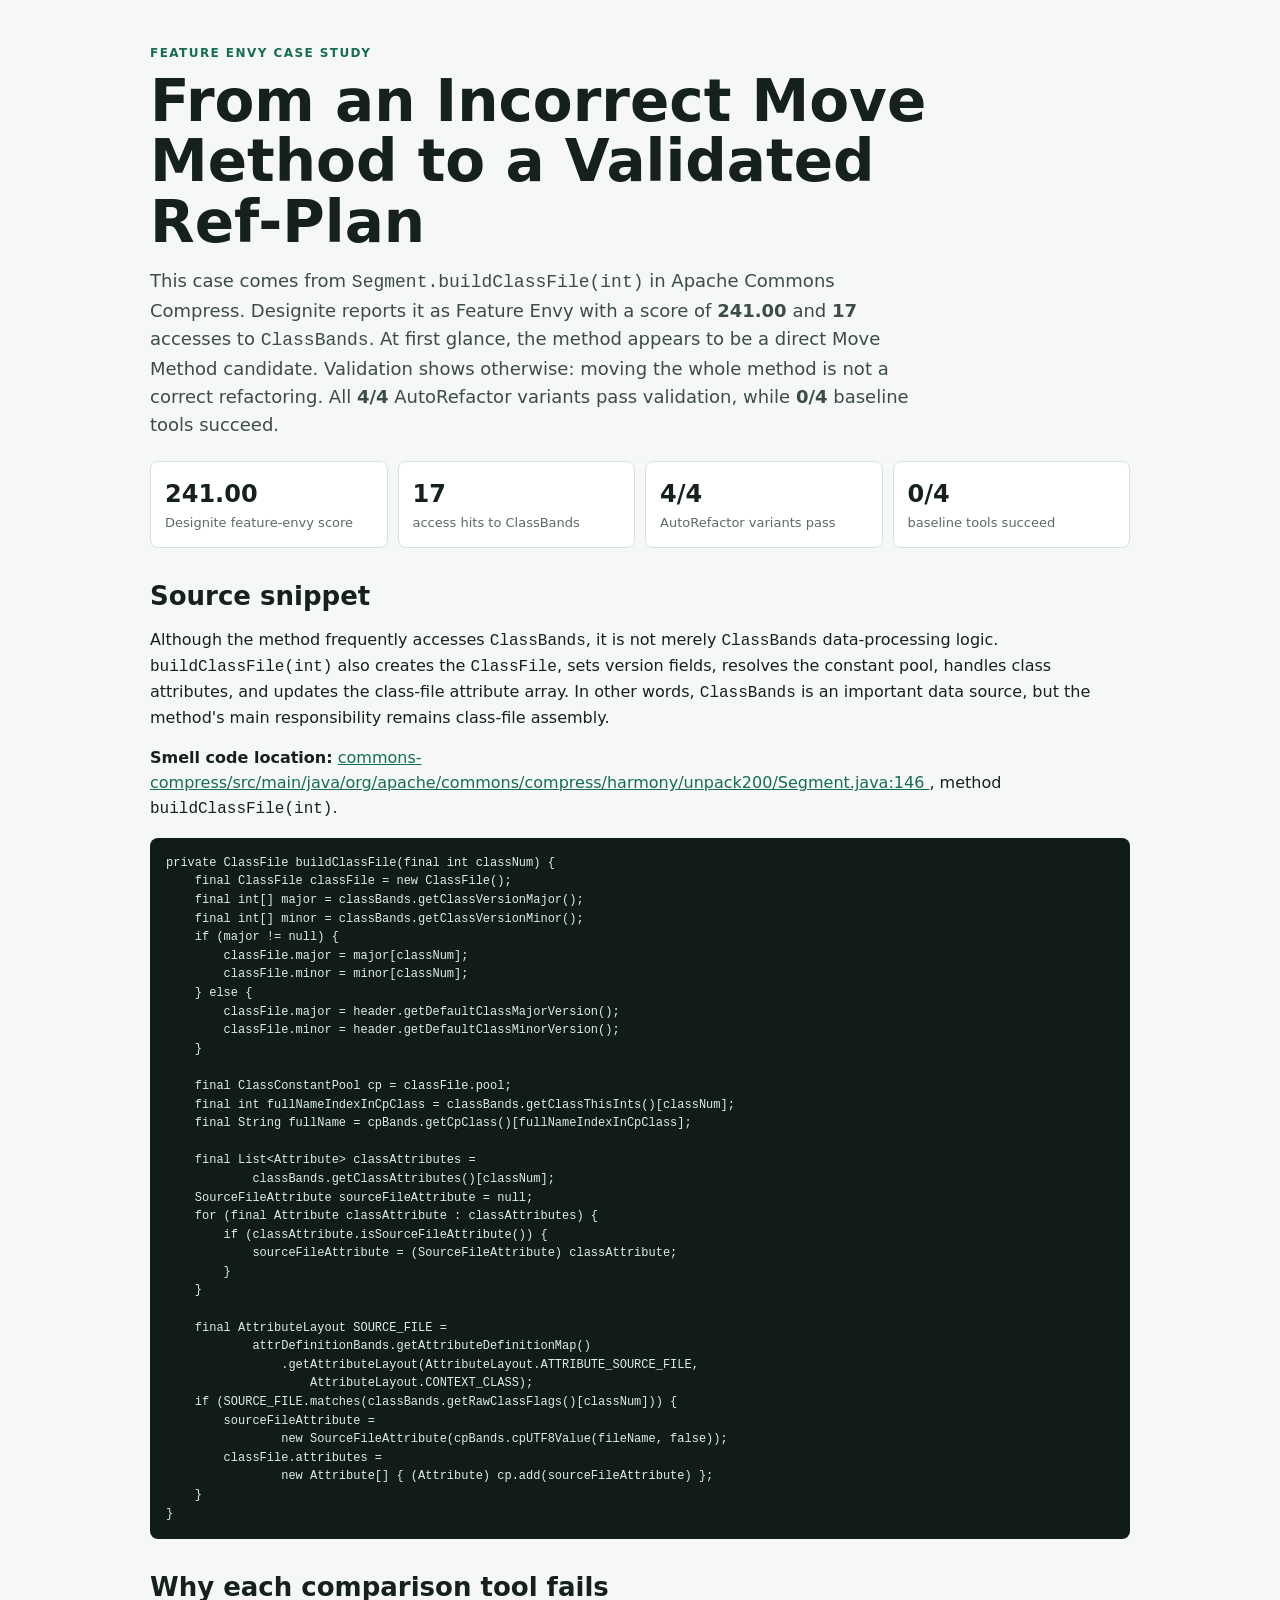
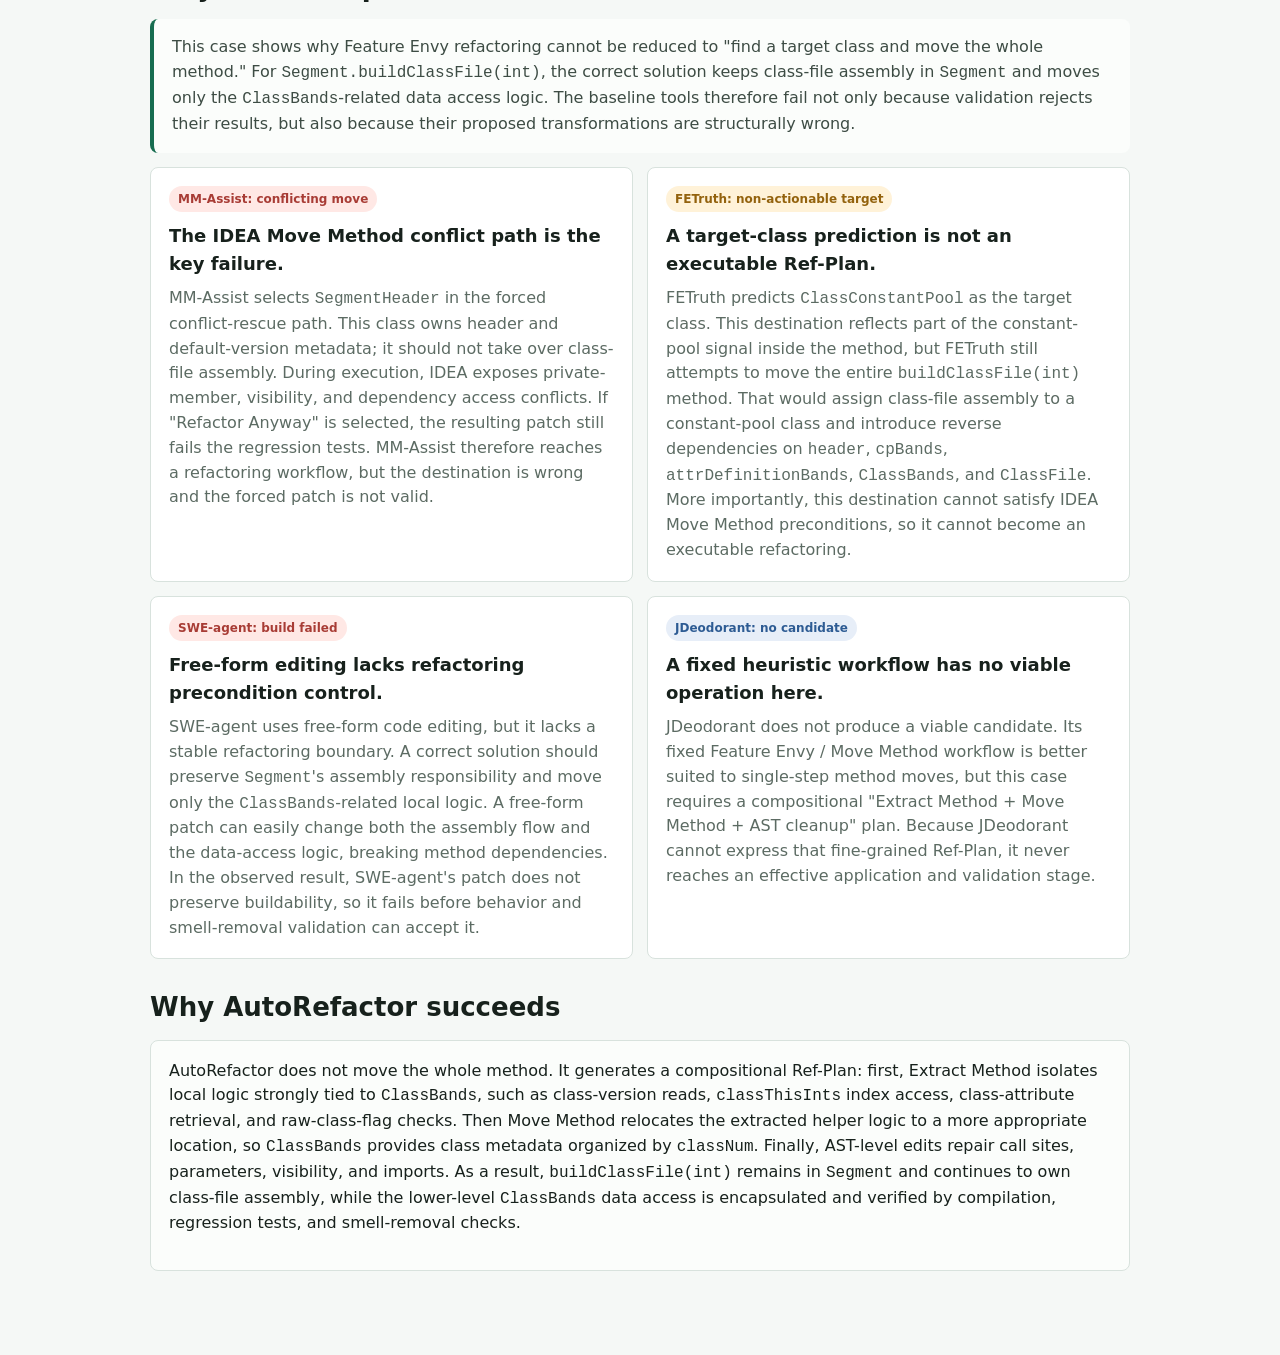
<file: feature-envy-sample4-brief-case-study.html>
<!DOCTYPE html>
<html lang="en">
  <head>
    <meta charset="UTF-8" />
    <meta name="viewport" content="width=device-width, initial-scale=1.0" />
    <title>Feature Envy Case Study: Move Method to Ref-Plan</title>
    <style>
      :root {
        --ink: #17211c;
        --muted: #5c6b63;
        --line: #d8e2dd;
        --bg: #f5f8f6;
        --panel: #ffffff;
        --green: #176d50;
        --red: #a83c35;
        --amber: #93620d;
        --blue: #2d5b93;
        --code: #111c17;
      }

      * {
        box-sizing: border-box;
      }

      body {
        margin: 0;
        font-family:
          Inter, ui-sans-serif, system-ui, -apple-system, BlinkMacSystemFont,
          "Segoe UI", sans-serif;
        color: var(--ink);
        background: var(--bg);
        line-height: 1.55;
      }

      main {
        width: min(980px, calc(100% - 32px));
        margin: 0 auto;
        padding: 44px 0 56px;
      }

      header,
      section {
        margin-bottom: 28px;
      }

      .eyebrow {
        margin: 0 0 8px;
        color: var(--green);
        font-size: 12px;
        font-weight: 800;
        letter-spacing: 0.12em;
        text-transform: uppercase;
      }

      h1,
      h2,
      h3,
      p {
        margin-top: 0;
      }

      h1 {
        max-width: 820px;
        margin-bottom: 14px;
        font-size: clamp(34px, 6vw, 58px);
        line-height: 1.05;
      }

      h2 {
        margin-bottom: 12px;
        font-size: 26px;
      }

      h3 {
        margin-bottom: 8px;
        font-size: 18px;
      }

      a {
        color: var(--green);
        overflow-wrap: anywhere;
      }

      p {
        overflow-wrap: anywhere;
      }

      code {
        font-family:
          "SFMono-Regular", Consolas, "Liberation Mono", Menlo, monospace;
      }

      .lead {
        max-width: 780px;
        color: #3d4c44;
        font-size: 18px;
      }

      .summary {
        display: grid;
        grid-template-columns: repeat(4, minmax(0, 1fr));
        gap: 10px;
        margin-top: 22px;
      }

      .metric,
      .card,
      .note {
        border: 1px solid var(--line);
        border-radius: 8px;
        background: var(--panel);
      }

      .metric {
        padding: 14px;
      }

      .metric strong {
        display: block;
        font-size: 24px;
      }

      .metric span {
        display: block;
        color: var(--muted);
        font-size: 13px;
      }

      .grid {
        display: grid;
        grid-template-columns: repeat(2, minmax(0, 1fr));
        gap: 14px;
      }

      .card {
        padding: 18px;
        overflow-wrap: anywhere;
      }

      .card p {
        margin-bottom: 0;
        color: var(--muted);
      }

      .status {
        display: inline-block;
        margin-bottom: 10px;
        padding: 4px 9px;
        border-radius: 999px;
        font-size: 12px;
        font-weight: 800;
        overflow-wrap: anywhere;
      }

      .success {
        color: var(--green);
        background: #def1e8;
      }

      .fail {
        color: var(--red);
        background: #ffe8e5;
      }

      .warn {
        color: var(--amber);
        background: #fff2d8;
      }

      .neutral {
        color: var(--blue);
        background: #e7eef8;
      }

      pre {
        margin: 0;
        overflow-x: auto;
        border-radius: 8px;
        background: var(--code);
        color: #d8efe6;
        font-family:
          "SFMono-Regular", Consolas, "Liberation Mono", Menlo, monospace;
        font-size: 12px;
        line-height: 1.55;
      }

      pre code {
        display: block;
        min-width: 720px;
        padding: 16px;
      }

      .note {
        padding: 18px;
        background: #fbfdfb;
      }

      .analysis-note {
        margin-bottom: 14px;
        padding: 16px 18px;
        border-left: 4px solid var(--green);
        border-radius: 8px;
        background: #fbfdfb;
        color: #3d4c44;
      }

      .analysis-note p {
        margin-bottom: 0;
      }

      .refs {
        margin: 0;
        padding-left: 20px;
        color: var(--muted);
        font-size: 14px;
      }

      .refs li {
        margin-bottom: 8px;
        overflow-wrap: anywhere;
      }

      @media (max-width: 760px) {
        .summary,
        .grid {
          grid-template-columns: 1fr;
        }

        pre code {
          min-width: 0;
          white-space: pre-wrap;
          overflow-wrap: anywhere;
        }
      }
    </style>
  </head>
  <body>
    <main>
      <header>
        <p class="eyebrow">Feature Envy Case Study</p>
        <h1>From an Incorrect Move Method to a Validated Ref-Plan</h1>
        <p class="lead">
          This case comes from <code>Segment.buildClassFile(int)</code> in Apache
          Commons Compress. Designite reports it as Feature Envy with a score of
          <strong>241.00</strong> and <strong>17</strong> accesses to
          <code>ClassBands</code>. At first glance, the method appears to be a
          direct Move Method candidate. Validation shows otherwise: moving the
          whole method is not a correct refactoring. All <strong>4/4</strong>
          AutoRefactor variants pass validation, while <strong>0/4</strong>
          baseline tools succeed.
        </p>

        <div class="summary" aria-label="Case study facts">
          <div class="metric">
            <strong>241.00</strong>
            <span>Designite feature-envy score</span>
          </div>
          <div class="metric">
            <strong>17</strong>
            <span>access hits to ClassBands</span>
          </div>
          <div class="metric">
            <strong>4/4</strong>
            <span>AutoRefactor variants pass</span>
          </div>
          <div class="metric">
            <strong>0/4</strong>
            <span>baseline tools succeed</span>
          </div>
        </div>
      </header>

      <section>
        <h2>Source snippet</h2>
        <p>
          Although the method frequently accesses <code>ClassBands</code>, it is
          not merely <code>ClassBands</code> data-processing logic.
          <code>buildClassFile(int)</code> also creates the <code>ClassFile</code>,
          sets version fields, resolves the constant pool, handles class
          attributes, and updates the class-file attribute array. In other words,
          <code>ClassBands</code> is an important data source, but the method's
          main responsibility remains class-file assembly.
        </p>
        <p>
          <strong>Smell code location:</strong>
          <a href="./autorefactor-reproduction-package-release/repositories/java/commons-compress/src/main/java/org/apache/commons/compress/harmony/unpack200/Segment.java">
            commons-compress/src/main/java/org/apache/commons/compress/harmony/unpack200/Segment.java:146
          </a>,
          method <code>buildClassFile(int)</code>.
        </p>

        <pre><code>private ClassFile buildClassFile(final int classNum) {
    final ClassFile classFile = new ClassFile();
    final int[] major = classBands.getClassVersionMajor();
    final int[] minor = classBands.getClassVersionMinor();
    if (major != null) {
        classFile.major = major[classNum];
        classFile.minor = minor[classNum];
    } else {
        classFile.major = header.getDefaultClassMajorVersion();
        classFile.minor = header.getDefaultClassMinorVersion();
    }

    final ClassConstantPool cp = classFile.pool;
    final int fullNameIndexInCpClass = classBands.getClassThisInts()[classNum];
    final String fullName = cpBands.getCpClass()[fullNameIndexInCpClass];

    final List&lt;Attribute&gt; classAttributes =
            classBands.getClassAttributes()[classNum];
    SourceFileAttribute sourceFileAttribute = null;
    for (final Attribute classAttribute : classAttributes) {
        if (classAttribute.isSourceFileAttribute()) {
            sourceFileAttribute = (SourceFileAttribute) classAttribute;
        }
    }

    final AttributeLayout SOURCE_FILE =
            attrDefinitionBands.getAttributeDefinitionMap()
                .getAttributeLayout(AttributeLayout.ATTRIBUTE_SOURCE_FILE,
                    AttributeLayout.CONTEXT_CLASS);
    if (SOURCE_FILE.matches(classBands.getRawClassFlags()[classNum])) {
        sourceFileAttribute =
                new SourceFileAttribute(cpBands.cpUTF8Value(fileName, false));
        classFile.attributes =
                new Attribute[] { (Attribute) cp.add(sourceFileAttribute) };
    }
}</code></pre>
      </section>

      <section>
        <h2>Why each comparison tool fails</h2>
        <div class="analysis-note">
          <p>
            This case shows why Feature Envy refactoring cannot be reduced to
            "find a target class and move the whole method." For
            <code>Segment.buildClassFile(int)</code>, the correct solution keeps
            class-file assembly in <code>Segment</code> and moves only the
            <code>ClassBands</code>-related data access logic. The baseline tools
            therefore fail not only because validation rejects their results, but
            also because their proposed transformations are structurally wrong.
          </p>
        </div>
        <div class="grid">
          <article class="card">
            <span class="status fail">MM-Assist: conflicting move</span>
            <h3>The IDEA Move Method conflict path is the key failure.</h3>
            <p>
              MM-Assist selects <code>SegmentHeader</code> in the forced
              conflict-rescue path. This class owns header and default-version
              metadata; it should not take over class-file assembly. During
              execution, IDEA exposes private-member, visibility, and dependency
              access conflicts. If "Refactor Anyway" is selected, the resulting
              patch still fails the regression tests. MM-Assist therefore
              reaches a refactoring workflow, but the destination is wrong and
              the forced patch is not valid.
            </p>
          </article>

          <article class="card">
            <span class="status warn">FETruth: non-actionable target</span>
            <h3>A target-class prediction is not an executable Ref-Plan.</h3>
            <p>
              FETruth predicts <code>ClassConstantPool</code> as the target
              class. This destination reflects part of the constant-pool signal
              inside the method, but FETruth still attempts to move the entire
              <code>buildClassFile(int)</code> method. That would assign
              class-file assembly to a constant-pool class and introduce reverse
              dependencies on <code>header</code>, <code>cpBands</code>,
              <code>attrDefinitionBands</code>, <code>ClassBands</code>, and
              <code>ClassFile</code>. More importantly, this destination cannot
              satisfy IDEA Move Method preconditions, so it cannot become an
              executable refactoring.
            </p>
          </article>

          <article class="card">
            <span class="status fail">SWE-agent: build failed</span>
            <h3>Free-form editing lacks refactoring precondition control.</h3>
            <p>
              SWE-agent uses free-form code editing, but it lacks a stable
              refactoring boundary. A correct solution should preserve
              <code>Segment</code>'s assembly responsibility and move only the
              <code>ClassBands</code>-related local logic. A free-form patch can
              easily change both the assembly flow and the data-access logic,
              breaking method dependencies. In the observed result, SWE-agent's
              patch does not preserve buildability, so it fails before behavior
              and smell-removal validation can accept it.
            </p>
          </article>

          <article class="card">
            <span class="status neutral">JDeodorant: no candidate</span>
            <h3>A fixed heuristic workflow has no viable operation here.</h3>
            <p>
              JDeodorant does not produce a viable candidate. Its fixed Feature
              Envy / Move Method workflow is better suited to single-step method
              moves, but this case requires a compositional
              "Extract Method + Move Method + AST cleanup" plan. Because
              JDeodorant cannot express that fine-grained Ref-Plan, it never
              reaches an effective application and validation stage.
            </p>
          </article>
        </div>
      </section>

      <section>
        <h2>Why AutoRefactor succeeds</h2>
        <div class="note">
          <p>
            AutoRefactor does not move the whole method. It generates a
            compositional Ref-Plan: first, Extract Method isolates local logic
            strongly tied to <code>ClassBands</code>, such as class-version reads,
            <code>classThisInts</code> index access, class-attribute retrieval,
            and raw-class-flag checks. Then Move Method relocates the extracted
            helper logic to a more appropriate location, so
            <code>ClassBands</code> provides class metadata organized by
            <code>classNum</code>. Finally, AST-level edits repair call sites,
            parameters, visibility, and imports. As a result,
            <code>buildClassFile(int)</code> remains in <code>Segment</code> and
            continues to own class-file assembly, while the lower-level
            <code>ClassBands</code> data access is encapsulated and verified by
            compilation, regression tests, and smell-removal checks.
          </p>
        </div>
      </section>
    </main>
  </body>
</html>
</file>
